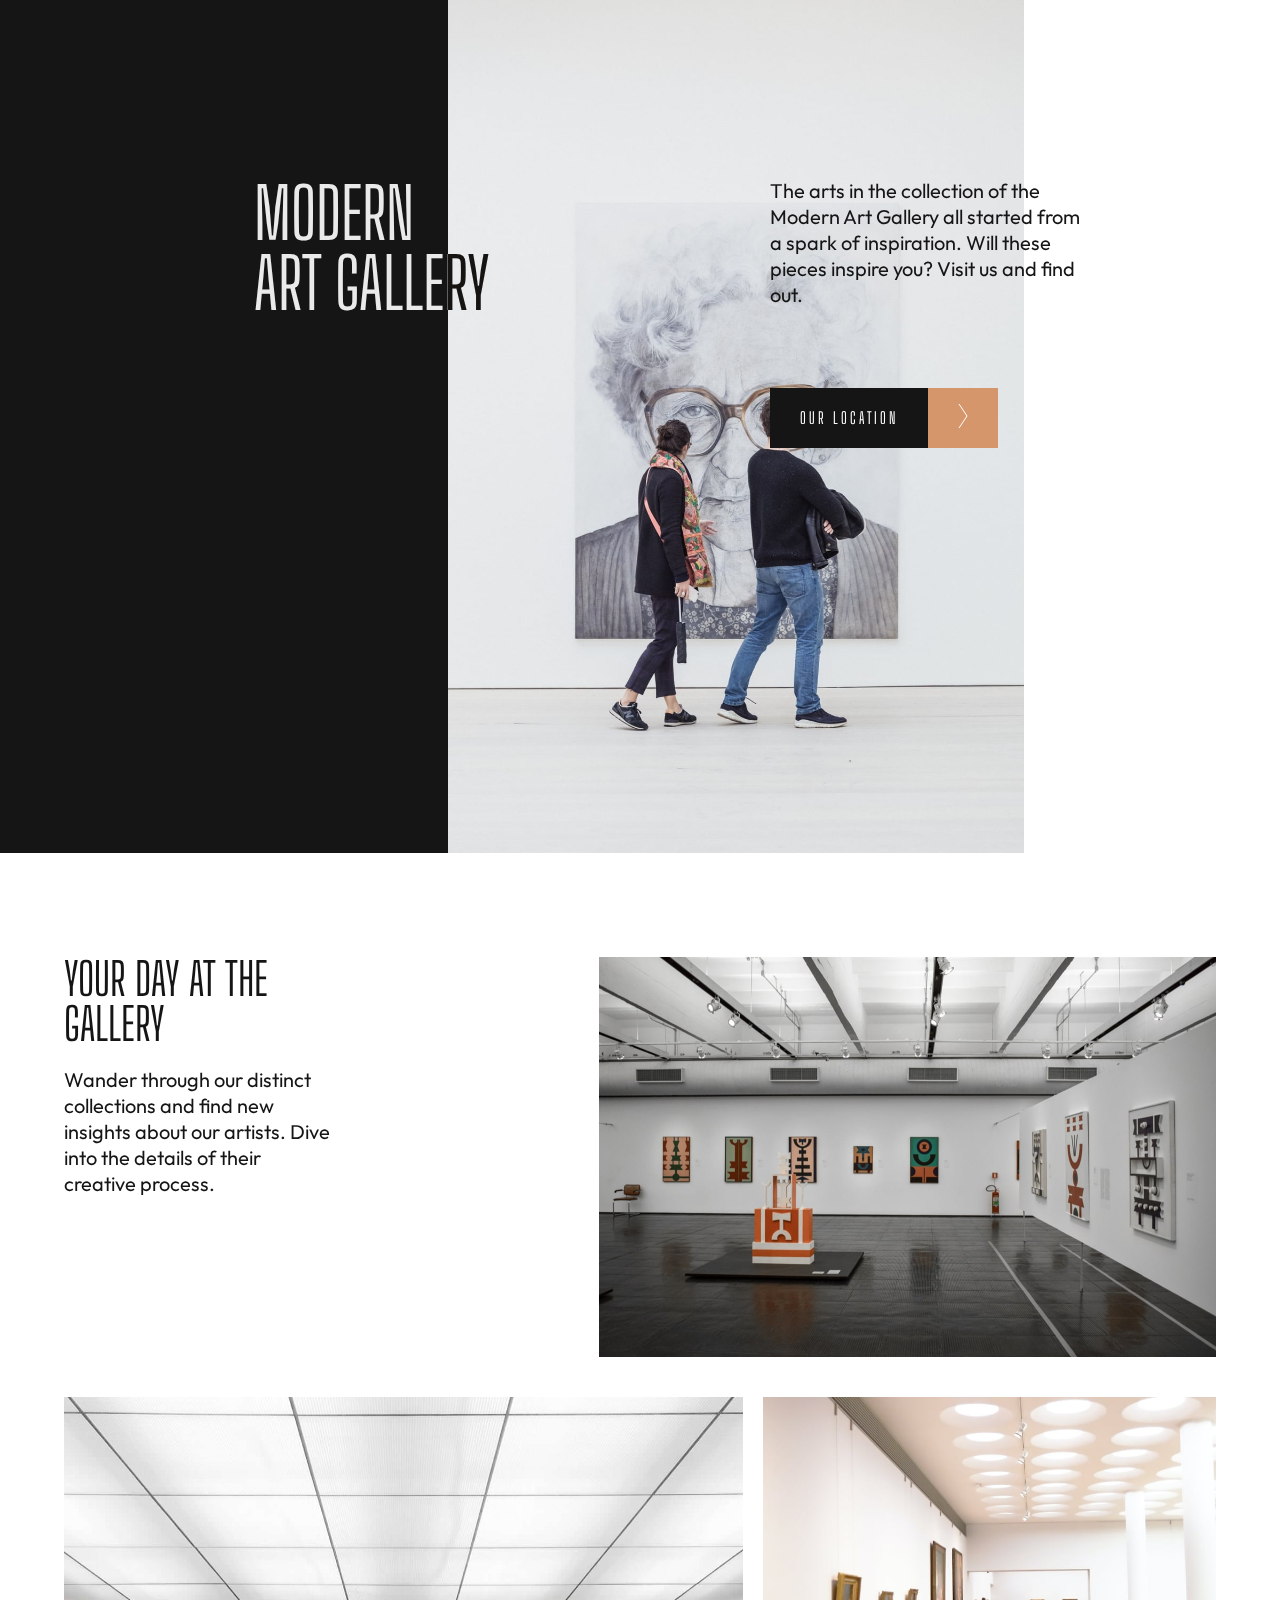
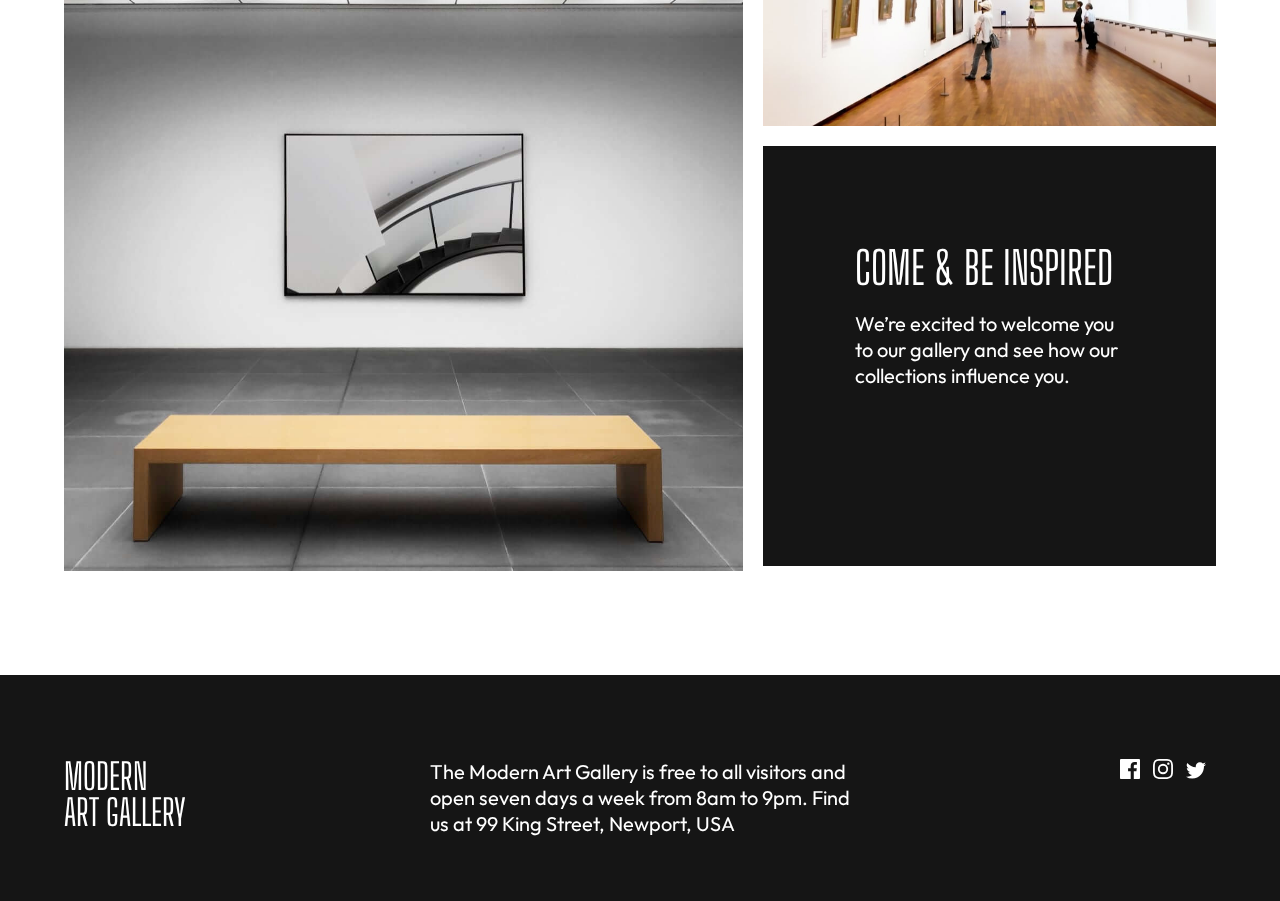
<file: index.html>
<!DOCTYPE html>
<html lang="en">
  <head>
    <meta charset="UTF-8">
    <meta name="viewport" content="width=device-width, initial-scale=1.0">

    <link rel="icon" type="image/png" sizes="32x32" href="./assets/favicon-32x32.png">

    <link rel = "stylesheet" href = "css/style.css">
    
    <title>Frontend Mentor | Art gallery website</title>
  </head>

  <body>
    <!-- hero-section -->
      <section class="hero-section">
          <div class="hero-bg-container">
            <div class="black-box"></div>
            <img src="assets/mobile/image-hero@2x.jpg" class="mobile-bg" alt="bacground-image">
            <img src="assets/tablet/image-hero@2x.jpg" class="tablet-bg" alt="bacground-image">
            <img src="assets/desktop/image-hero@2x.jpg" class="desktop-bg" alt="bacground-image">
          </div>
          <div class="hero-text">
            <h1 class="top-heading">
              MODERN <br>
              ART GALLERY
            </h1>
            <div class="hero-text-description">
              <p>The arts in the collection of
                 the Modern Art Gallery all started 
                 from a spark of inspiration. 
                 Will these pieces inspire you? 
                 Visit us and find out. </p>
              <div class="button-container">
                <a href="location.html">
                  <button class="our-location-button">
                   our location
                  </button>
                </a>
                <a href="location.html">
                  <button class="arrow-button">
                    <img src="assets/icon-arrow-right.svg" alt="arrow icon">
                  </button>
                </a>
              </div>
            </div>
          </div>

      </section>

      <!-- gallery-section -->
      <section class="gallery-section">
        <div class="main-content">
          <div class="gallery-content">
            <article class="gallery-article">
              <h2>YOUR DAY AT THE GALLERY</h2>
              <p>Wander through our distinct collections and
                find new insights about our artists.
                Dive into the details of their creative process.
              </p>
            </article>
            <div class="gallery-img-container grid-item">
              <img src="assets/desktop/image-grid-1@2x.jpg" class="desktop" alt="image grid1">
            </div>

          </div>

         <div class="gallery-content2">
            <div class="gallery-img-container item1">
              <img src="assets/desktop/image-grid-2@2x.jpg" class="desktop" alt="image grid2">
            </div>
            <div class="gallery-img-container item2">
              <img src="assets/desktop/image-grid-3@2x.jpg" class="desktop" alt="image grid3">
            </div>
            <article class="gallery-article2 item3">

              <h2>COME & BE INSPIRED</h2>
              <p>We’re excited to welcome you to our 
                gallery and see how our collections influence you.
              </p>
            </article>

          </div>
        </div>
      </section>

      <!-- footer section -->
      <footer class="footer-section">
        <main class="footer-content main-content">
          <div class="footer-heading">
            <h3>MODERN <br>
              ART GALLERY
            </h3>
          </div>
          <div class="footer-description">
            <p>  The Modern Art Gallery is free 
              to all visitors and open seven days a week 
              from 8am to 9pm. Find us at 99 King Street,
              Newport, USA
            </p>
          </div>
          <div class="icons">
            <svg class="firstsvg" width="20" height="20" xmlns="http://www.w3.org/2000/svg"><path d="M18.896 0H1.104C.494 0 0 .494 0 1.104v17.793C0 19.506.494 20 1.104 20h9.58v-7.745H8.076V9.237h2.606V7.01c0-2.583 1.578-3.99 3.883-3.99 1.104 0 2.052.082 2.329.119v2.7h-1.598c-1.254 0-1.496.597-1.496 1.47v1.928h2.989l-.39 3.018h-2.6V20h5.098c.608 0 1.102-.494 1.102-1.104V1.104C20 .494 19.506 0 18.896 0Z"/></svg>
            <svg width="20" height="20" xmlns="http://www.w3.org/2000/svg"><path d="M10 1.802c2.67 0 2.987.01 4.042.059 2.71.123 3.975 1.409 4.099 4.099.048 1.054.057 1.37.057 4.04 0 2.672-.01 2.988-.057 4.042-.124 2.687-1.387 3.975-4.1 4.099-1.054.048-1.37.058-4.041.058-2.67 0-2.987-.01-4.04-.058-2.718-.124-3.977-1.416-4.1-4.1-.048-1.054-.058-1.37-.058-4.041 0-2.67.01-2.986.058-4.04.124-2.69 1.387-3.977 4.1-4.1 1.054-.048 1.37-.058 4.04-.058ZM10 0C7.284 0 6.944.012 5.877.06 2.246.227.227 2.242.061 5.877.01 6.944 0 7.284 0 10s.012 3.057.06 4.123c.167 3.632 2.182 5.65 5.817 5.817 1.067.048 1.407.06 4.123.06s3.057-.012 4.123-.06c3.629-.167 5.652-2.182 5.816-5.817.05-1.066.061-1.407.061-4.123s-.012-3.056-.06-4.122C19.777 2.249 17.76.228 14.124.06 13.057.01 12.716 0 10 0Zm0 4.865a5.135 5.135 0 1 0 0 10.27 5.135 5.135 0 0 0 0-10.27Zm0 8.468a3.333 3.333 0 1 1 0-6.666 3.333 3.333 0 0 1 0 6.666Zm5.338-9.87a1.2 1.2 0 1 0 0 2.4 1.2 1.2 0 0 0 0-2.4Z"/></svg>
            <svg width="30" height="17" xmlns="http://www.w3.org/2000/svg"><path d="M20 2.172a8.192 8.192 0 0 1-2.357.646 4.11 4.11 0 0 0 1.805-2.27 8.22 8.22 0 0 1-2.606.996A4.096 4.096 0 0 0 13.847.248c-2.65 0-4.596 2.472-3.998 5.037A11.648 11.648 0 0 1 1.392 1a4.109 4.109 0 0 0 1.27 5.478 4.086 4.086 0 0 1-1.858-.513c-.045 1.9 1.318 3.679 3.291 4.075a4.113 4.113 0 0 1-1.853.07 4.106 4.106 0 0 0 3.833 2.849A8.25 8.25 0 0 1 0 14.658a11.616 11.616 0 0 0 6.29 1.843c7.618 0 11.923-6.434 11.663-12.205A8.354 8.354 0 0 0 20 2.172Z"/></svg>
          </div>
        </main>
        
      </footer>
  </body>
</html>
</file>
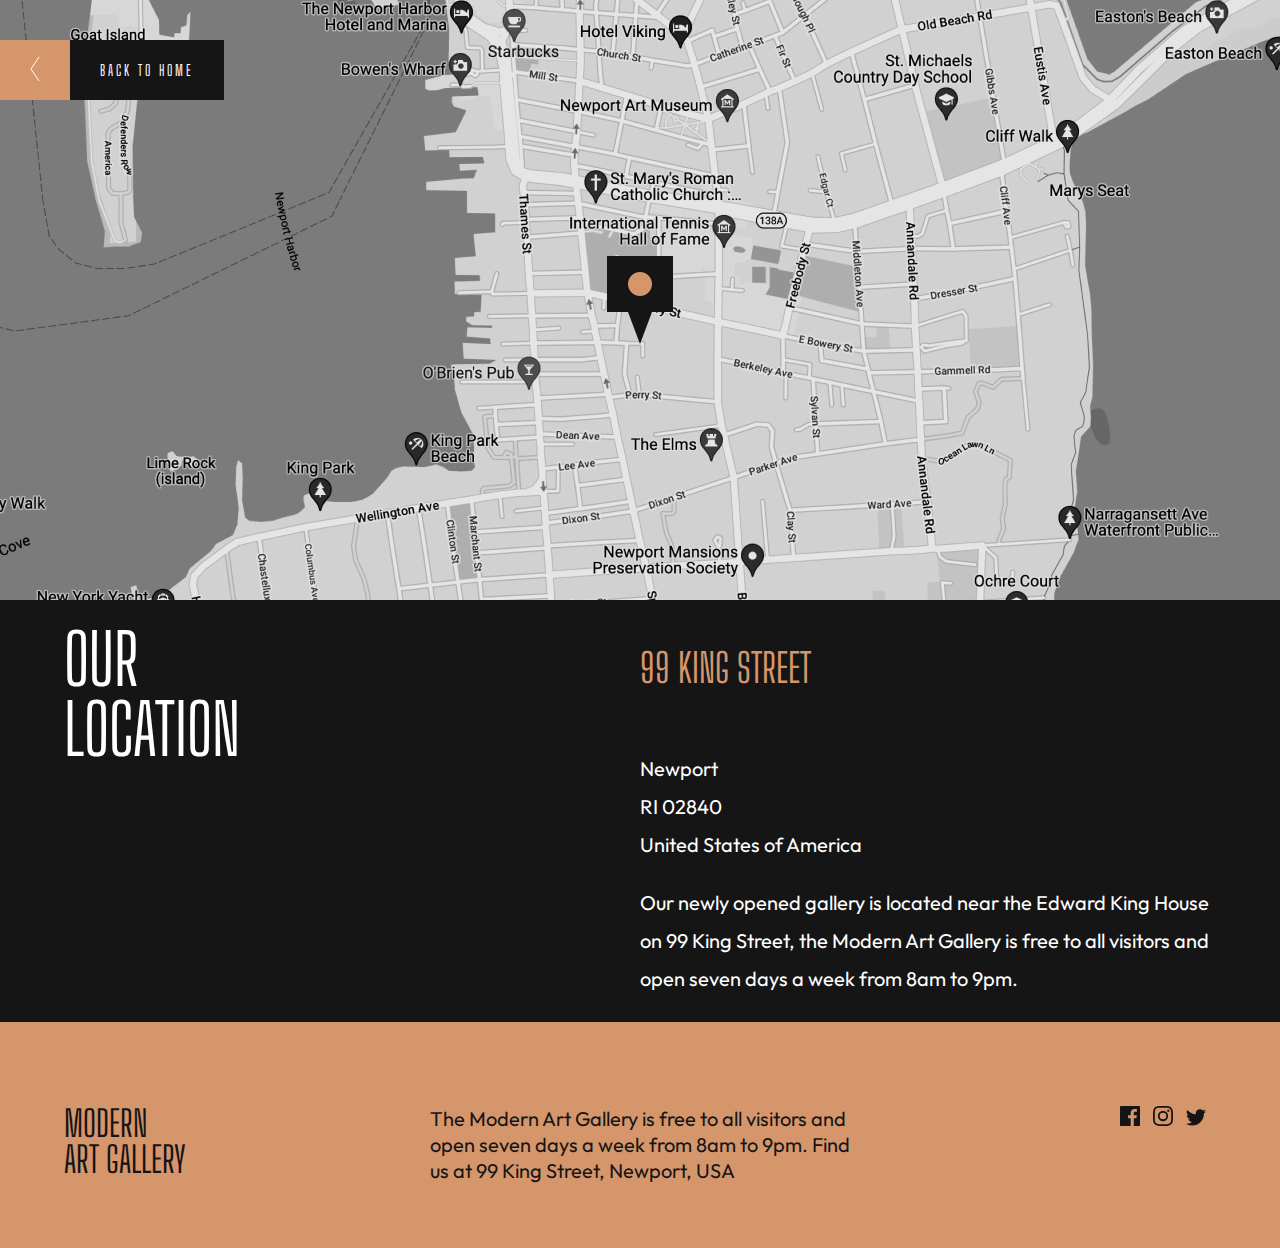
<file: location.html>
<!DOCTYPE html>
<html lang="en">
  <head>
    <meta charset="UTF-8">
    <meta name="viewport" content="width=device-width, initial-scale=1.0">

    <link rel="icon" type="image/png" sizes="32x32" href="./assets/favicon-32x32.png">

    <link rel = "stylesheet" href = "css/style.css">
    <link rel = "stylesheet" href = "css/location.css">
    
    <title>Frontend Mentor | Art gallery website</title>
  </head>
  <body>
    <!-- top-section -->
    <section class="map">
      <div class="map-container">
        <img src="assets/desktop/image-map@2x.png" alt="">
      </div>
      <div class="button-container">
        <a href="index.html">
          <button class="arrow-button">
            <img src="assets/icon-arrow-left.svg" alt="arrow icon">
          </button>
        </a>
        <a href="index.html">
          <button class="home-button">
           Back to Home
          </button>
        </a>
  
      </div>
    </section>

    <!-- our location section -->
    <section class="our-location-section">
      <div class="main-content">
        <div class="our-location-container">
          <h1 class="location-heading">Our
            location
          </h1>
          <div class="our-location-text">
            <h2 class="location-subheading">99 King Street</h2>
            <p class="address">
              Newport
              RI 02840
              United States of America 
            </p>
            <p class="address-description">
              Our newly opened gallery
               is located near the Edward
               King House on 99 King Street, 
               the Modern Art Gallery is free 
               to all visitors and open seven
               days a week from 8am to 9pm. 
            </p>
          </div>
        </div>

      </div>
    </section>

     <!-- footer section -->
     <footer class="footer-section">
      <main class="footer-content main-content">
        <div class="footer-heading">
          <h3>MODERN <br>
            ART GALLERY
          </h3>
        </div>
        <div class="footer-description">
          <p>  The Modern Art Gallery is free 
            to all visitors and open seven days a week 
            from 8am to 9pm. Find us at 99 King Street,
            Newport, USA
          </p>
        </div>
        <div class="icons">
          <svg class="firstsvg" width="20" height="20" xmlns="http://www.w3.org/2000/svg"><path d="M18.896 0H1.104C.494 0 0 .494 0 1.104v17.793C0 19.506.494 20 1.104 20h9.58v-7.745H8.076V9.237h2.606V7.01c0-2.583 1.578-3.99 3.883-3.99 1.104 0 2.052.082 2.329.119v2.7h-1.598c-1.254 0-1.496.597-1.496 1.47v1.928h2.989l-.39 3.018h-2.6V20h5.098c.608 0 1.102-.494 1.102-1.104V1.104C20 .494 19.506 0 18.896 0Z"/></svg>
          <svg width="20" height="20" xmlns="http://www.w3.org/2000/svg"><path d="M10 1.802c2.67 0 2.987.01 4.042.059 2.71.123 3.975 1.409 4.099 4.099.048 1.054.057 1.37.057 4.04 0 2.672-.01 2.988-.057 4.042-.124 2.687-1.387 3.975-4.1 4.099-1.054.048-1.37.058-4.041.058-2.67 0-2.987-.01-4.04-.058-2.718-.124-3.977-1.416-4.1-4.1-.048-1.054-.058-1.37-.058-4.041 0-2.67.01-2.986.058-4.04.124-2.69 1.387-3.977 4.1-4.1 1.054-.048 1.37-.058 4.04-.058ZM10 0C7.284 0 6.944.012 5.877.06 2.246.227.227 2.242.061 5.877.01 6.944 0 7.284 0 10s.012 3.057.06 4.123c.167 3.632 2.182 5.65 5.817 5.817 1.067.048 1.407.06 4.123.06s3.057-.012 4.123-.06c3.629-.167 5.652-2.182 5.816-5.817.05-1.066.061-1.407.061-4.123s-.012-3.056-.06-4.122C19.777 2.249 17.76.228 14.124.06 13.057.01 12.716 0 10 0Zm0 4.865a5.135 5.135 0 1 0 0 10.27 5.135 5.135 0 0 0 0-10.27Zm0 8.468a3.333 3.333 0 1 1 0-6.666 3.333 3.333 0 0 1 0 6.666Zm5.338-9.87a1.2 1.2 0 1 0 0 2.4 1.2 1.2 0 0 0 0-2.4Z"/></svg>
          <svg width="30" height="17" xmlns="http://www.w3.org/2000/svg"><path d="M20 2.172a8.192 8.192 0 0 1-2.357.646 4.11 4.11 0 0 0 1.805-2.27 8.22 8.22 0 0 1-2.606.996A4.096 4.096 0 0 0 13.847.248c-2.65 0-4.596 2.472-3.998 5.037A11.648 11.648 0 0 1 1.392 1a4.109 4.109 0 0 0 1.27 5.478 4.086 4.086 0 0 1-1.858-.513c-.045 1.9 1.318 3.679 3.291 4.075a4.113 4.113 0 0 1-1.853.07 4.106 4.106 0 0 0 3.833 2.849A8.25 8.25 0 0 1 0 14.658a11.616 11.616 0 0 0 6.29 1.843c7.618 0 11.923-6.434 11.663-12.205A8.354 8.354 0 0 0 20 2.172Z"/></svg>
        </div>
      </main>
      
    </footer>
   
  </body>
</html>
</file>
<file: css/style.css>
@import url("https://fonts.googleapis.com/css2?family=Big+Shoulders+Display:wght@900&family=Outfit:wght@300&display=swap");

:root {
    --black-color: #151515;
    --brown-color: #d5966c;
    --white-color: #fff;

    --heading-font:'Big Shoulders Display', cursive;
}

* {
    padding: 0;
    margin: 0;
    box-sizing: border-box;
    font: inherit
}

html {
    font-size:62.5%;
}

body {
    font-family: "Outfit", "Arial", sans-serif;
    color: var(--black-color);
    font-size: 1.6rem;
}
img{
    max-width: 100%;
    line-height: 0;

}
button{
    background-color: var(--black-color);
    color: var(--white-color);
    text-transform: uppercase;
    padding: 1.5rem 3rem;
    font-family: var(--heading-font);
    letter-spacing: .3rem;
    height: 6rem;
    border: none;
    cursor: pointer;
    transition: .3s ease-in;
}
.main-content{
    max-width: 120rem;
    padding: 2.4rem;
    margin: 0 auto;
}

/* mobile first */


/* hero section */
.hero-section{
    position: relative;
}
.hero-bg-container img{
    width: 100%;
}
.hero-bg-container
.tablet-bg {
    display: none;
}
.hero-bg-container 
.desktop-bg {
    display: none;
}
.hero-text{
    display: grid;
    gap:4rem;
    padding: 2.4rem;
}
.hero-text-description{
    display: grid;
    gap: 4rem;
}
.hero-text h1{
    font-size: 5rem;
    line-height: 5rem;
    font-family: var(--heading-font);
}
.hero-text p{
    max-width: 32rem;
    line-height: 2.3rem;
}
.arrow-button{
    background: var(--brown-color);
}
.button-container{
    width: 25rem;
    display: flex;
    align-items: center;
}   
.button-container:hover
.arrow-button{
    background-color: var(--black-color);
}
.button-container:hover 
.our-location-button{
    background-color: var(--brown-color);
}


@media(min-width:47.938em){
    .hero-bg-container .mobile-bg {
        display: none;
    }
    .hero-bg-container .tablet-bg {
        display: block;
        width: 50%;
        position: relative;
    }
    .hero-text{
        position: absolute;
        top: 18%;
        left: 43%;
    }
    .hero-text h1{
        font-size: 6rem;
        line-height: 6rem;
    }
    .hero-text p{
        font-size: 1.8rem;
        width: 35rem;
        line-height: 2.6rem;
    }
    .button-container{
        margin-top: 4rem;
    }   

}
@media(min-width:1100px){
    .hero-bg-container .tablet-bg {
        display: none;
    }
    .hero-bg-container .desktop-bg {
        display: block;
        width: 45%;
    }
    .black-box{
        width: 35%;
        background: var(--black-color);
    }
    .hero-bg-container{
        display: flex; 
    }
    .hero-text{
        display: flex;
        gap: 20rem;
        left: 15%; 
    }
    .hero-text h1{
        font-size: 7rem;
        line-height: 7rem;
        color: var(--white-color);
        mix-blend-mode: difference;
    }
    
    .hero-text p{
        font-size: 2rem; 
    }

}

@media(min-width:1200px){
    .hero-text{
        gap: 20rem;
        left: 18%;  
    }
}
@media(min-width:1235px){
    .hero-text{
        gap: 28rem;
        left: 18%;  
    }
}
@media(min-width:1400px){
    .hero-text{
        gap: 32rem;
        left: 19%;  
    }
}


/* gallery section */
.gallery-section{
    margin-top: 8rem;
}
.gallery-content
.gallery-img-container{
   height: 29rem;
   min-width: 2rem;
}
.gallery-img-container{
    transition: .3s ease-in;
    overflow: hidden;
}
.gallery-img-container img{
    height: 100%;
    width: 100%;
    object-fit: cover;
    object-position: center;
}
.gallery-img-container img:hover{
    filter: saturate(2);
    transform: scale(1.1);
    transition: .3s ease-in;
    cursor: pointer;
}
.gallery-content,
.gallery-content2{
    display: grid;
    gap: 2rem;
}
.gallery-content2{
    margin-top: 2rem;
}
article h2{
    font-size:3.8rem ;
    font-family: var(--heading-font);
    width: 27rem;
    line-height: 3.8rem;
}
article p{
    padding-top: 2rem;
    max-width: 30.7rem;
    line-height: 2.2rem;
}

.gallery-article2{
    background: var(--black-color);
    color: var(--white-color);
    padding: 4rem;
    min-width:3rem;
}

@media(min-width:47.938em){
    article h2{
        font-size: 4rem;
        width: 20rem;
        line-height: 4rem;
    }
    article{
        height: 42rem;
    }
    
     article p{
         width: 22rem;
         font-size: 1.8rem;
         line-height:2.6rem ;
     }
     .gallery-content{
        grid-template-columns: 1fr 1.2fr;
     }
     .gallery-content
     .gallery-img-container{
        height: 36rem;
     }
     .grid-item img{
        height: 40rem;
        object-fit: cover;
        object-position: center;
     }
     .grid-item{
       max-height: 100%;
     }
    
     .gallery-content2{
        grid-template-columns:1.5fr 1fr;
     }
     .gallery-article2{
        padding-top: 10rem;
     }
     .item1{
        grid-row: 1/3;
        height: 100%;
     }
     .item1 img{
        height: 100%;
     }
     
}
@media(min-width:1100px){
    article h2{
        font-size: 4.5rem;
        font-family: var(--heading-font);
        width: 27rem;
        line-height: 4.5rem;
    }
    article p{
        width: 27rem;
        font-size: 2rem;
        line-height:2.6rem ;
    }
    .gallery-content
    .gallery-img-container{
       height: 40rem;
    }
    
    .gallery-article2 h2{
        margin: 0 auto;
        
    }
    .gallery-article2 p{
        margin: 0 auto;
    }
  
}


/* footer section */
footer{
    margin-top: 8rem;
    background: var(--black-color);
    color: var(--white-color);
    padding-top: 4rem;
    padding-bottom: 4rem;
}

.footer-heading h3{
    font-family: var(--heading-font);
    font-size: 2.8rem;
    line-height: 2.8rem;
    padding-top: 2rem;
    
}
.footer-description p{
    line-height: 2.6rem;
    padding-top: 2rem;
}
.footer-description{
    width: 25rem;
    justify-self: right;
}
.icons{
    justify-self: end;
    fill: var(--white-color);
    padding-top: 2rem;
}
svg{
    margin-left: 1rem;  
}
.firstsvg{
    margin: 0;
}
.icons svg:hover{
    fill: var(--brown-color);
    cursor: pointer;
    
}

@media(min-width:47.938em){
    .footer-content{
        display: grid;
        grid-template-columns: repeat(3,1fr);
        gap: 2rem;
    }
    .footer-heading h3{
        font-size: 3.2rem;
        line-height:3.2rem ;
    }
    .footer-description{
        font-size: 1.8rem;
        width: 27rem;
    }
}

@media(min-width:1100px){
    .footer-description{
        width: 42rem;
        justify-self: right;
        font-size: 2rem;
    }
    .footer-heading h3{
        font-size: 3.6rem;
        line-height: 3.6rem;

    }
   
}
</file>
<file: css/location.css>
/* top-section */
.map-container{
    height: 60rem;
    position: relative;
}
.map-container img{
    height: 100%;
    width: 100%;
    object-fit: cover;
    object-position: center;
}
.home-button{
    font-size: 1.5rem;
}
.button-container{
    position: absolute;
    top: 0%;
}
.button-container:hover
.home-button{
    background-color: var(--brown-color);
}

/* our-location section */
section.our-location-section{
    background:var(--black-color) ;
    color: var(--white-color);
}
.our-location-text{
    display: grid;
    gap: 2rem;
}
.location-heading{
    font-size: 5rem;
    font-family: var(--heading-font);
    text-transform: uppercase;
}
.location-subheading{
    color: var(--brown-color);
    font-size: 3rem;
    font-family: var(--heading-font);
    text-transform: uppercase;
    padding-top: 2rem;
}
p{
    line-height: 2.6rem;
}
.address{
    white-space: pre-line;
}
@media(min-width:47.938em){
    .our-location-container{
        display: grid;
        grid-template-columns: 1fr 1fr;
        
    }
    .location-heading{
        font-size: 6rem;
        line-height: 6rem;
        white-space: pre-line;
    }
    .location-subheading{
        font-size: 3.6rem;
    }
    p{
         line-height: 3rem;
         font-size: 1.8rem;
    }
}
@media(min-width:1100px){
    .location-heading{
        font-size: 7rem;
        line-height: 7rem;
    }
    .location-subheading{
        font-size: 4rem;
    }
    p{
         line-height: 3.8rem;
         font-size: 2rem;
    }
}


/* footer sectiion */
footer{
    margin-top: 0;
    background: var(--brown-color);
    color: var(--black-color);
}
.icons{
    fill: var(--black-color);
}
.icons svg:hover{
    fill: var(--white-color);
}
</file>
